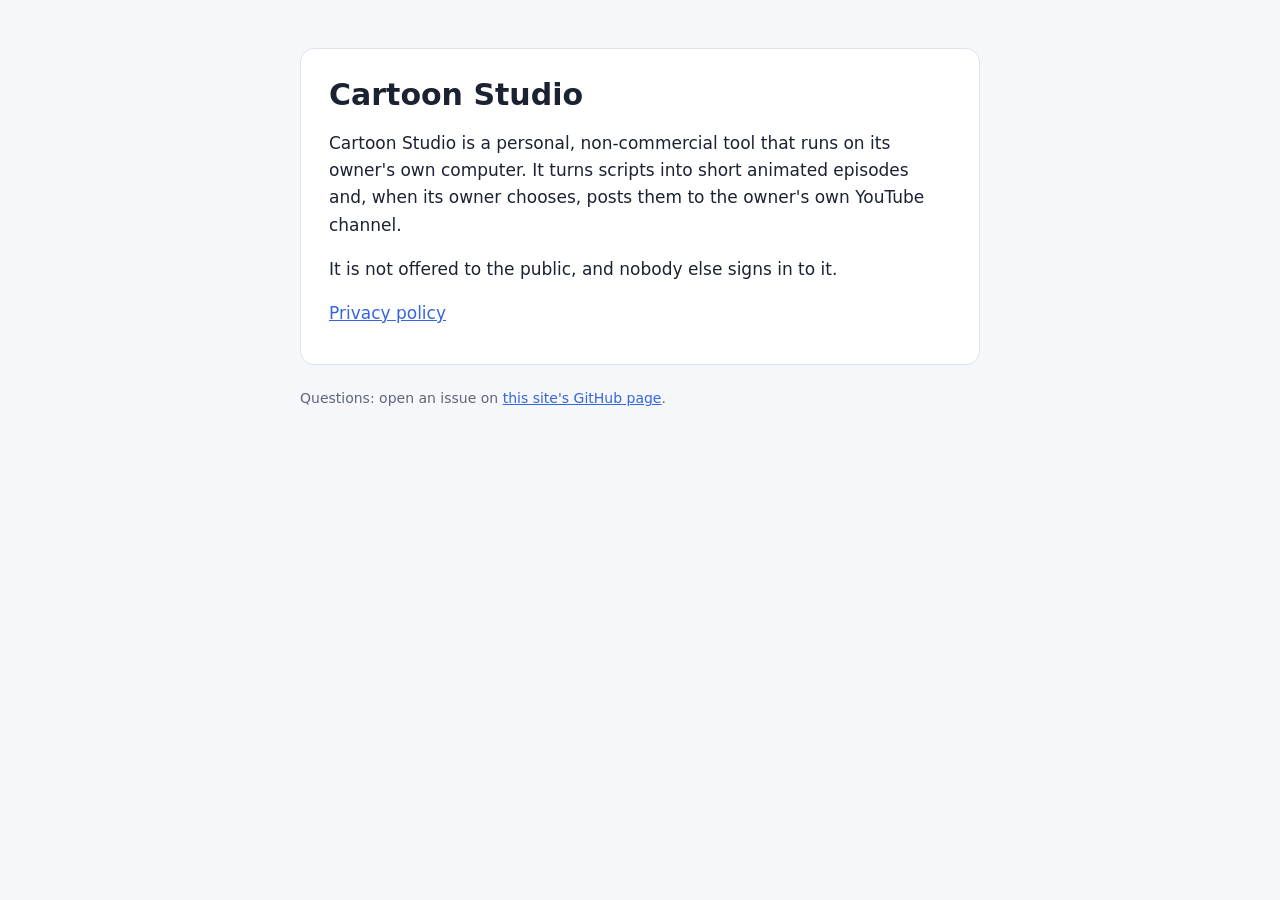
<file: index.html>
<!doctype html>
<html lang="en">
<head>
<meta charset="utf-8">
<meta name="viewport" content="width=device-width, initial-scale=1">
<title>Cartoon Studio</title>
<meta name="description" content="Cartoon Studio is a personal tool that makes animated episodes and posts them to its owner's own YouTube channel.">
<link rel="stylesheet" href="style.css">
</head>
<body>
<main>
  <div class="card">
    <h1>Cartoon Studio</h1>
    <p>Cartoon Studio is a personal, non-commercial tool that runs on its owner's own computer. It turns scripts into short animated episodes and, when its owner chooses, posts them to the owner's own YouTube channel.</p>
    <p>It is not offered to the public, and nobody else signs in to it.</p>
    <p><a href="privacy.html">Privacy policy</a></p>
  </div>
  <footer>Questions: open an issue on <a href="https://github.com/RayaanA/cartoon-studio-site/issues">this site's GitHub page</a>.</footer>
</main>
</body>
</html>
</file>
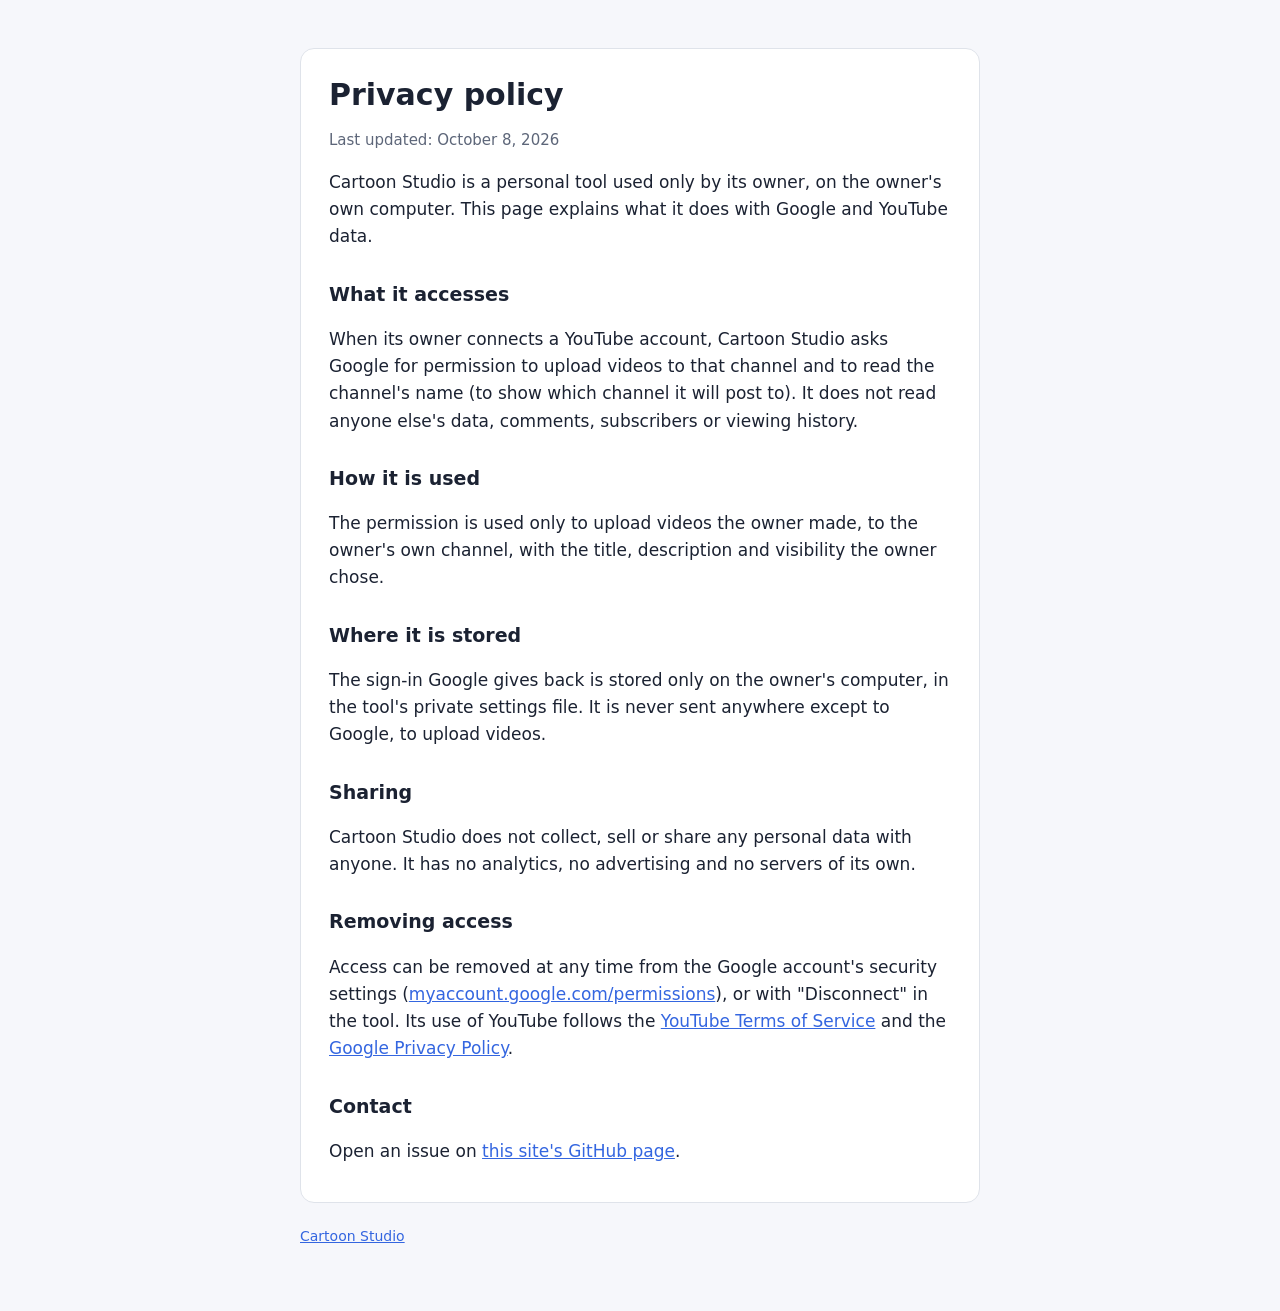
<file: privacy.html>
<!doctype html>
<html lang="en">
<head>
<meta charset="utf-8">
<meta name="viewport" content="width=device-width, initial-scale=1">
<title>Cartoon Studio privacy policy</title>
<meta name="description" content="How Cartoon Studio uses Google and YouTube data: only to upload its owner's videos to the owner's own channel.">
<link rel="stylesheet" href="style.css">
</head>
<body>
<main>
  <div class="card">
    <h1>Privacy policy</h1>
    <p class="muted">Last updated: October 8, 2026</p>
    <p>Cartoon Studio is a personal tool used only by its owner, on the owner's own computer. This page explains what it does with Google and YouTube data.</p>

    <h2>What it accesses</h2>
    <p>When its owner connects a YouTube account, Cartoon Studio asks Google for permission to upload videos to that channel and to read the channel's name (to show which channel it will post to). It does not read anyone else's data, comments, subscribers or viewing history.</p>

    <h2>How it is used</h2>
    <p>The permission is used only to upload videos the owner made, to the owner's own channel, with the title, description and visibility the owner chose.</p>

    <h2>Where it is stored</h2>
    <p>The sign-in Google gives back is stored only on the owner's computer, in the tool's private settings file. It is never sent anywhere except to Google, to upload videos.</p>

    <h2>Sharing</h2>
    <p>Cartoon Studio does not collect, sell or share any personal data with anyone. It has no analytics, no advertising and no servers of its own.</p>

    <h2>Removing access</h2>
    <p>Access can be removed at any time from the Google account's security settings (<a href="https://myaccount.google.com/permissions">myaccount.google.com/permissions</a>), or with "Disconnect" in the tool. Its use of YouTube follows the <a href="https://www.youtube.com/t/terms">YouTube Terms of Service</a> and the <a href="https://policies.google.com/privacy">Google Privacy Policy</a>.</p>

    <h2>Contact</h2>
    <p>Open an issue on <a href="https://github.com/RayaanA/cartoon-studio-site/issues">this site's GitHub page</a>.</p>
  </div>
  <footer><a href="index.html">Cartoon Studio</a></footer>
</main>
</body>
</html>
</file>
<file: style.css>
:root { color-scheme: light dark; --bg: #f6f7fb; --ink: #1b2232; --muted: #5d6679; --card: #ffffff; --rule: #dfe3ea; }
@media (prefers-color-scheme: dark) { :root { --bg: #14171f; --ink: #e8ebf2; --muted: #a3abbd; --card: #1d212c; --rule: #2c3240; } }
body { margin: 0; background: var(--bg); color: var(--ink); font: 17px/1.6 system-ui, -apple-system, "Segoe UI", sans-serif; }
main { max-width: 680px; margin: 0 auto; padding: 48px 16px 64px; }
.card { background: var(--card); border: 1px solid var(--rule); border-radius: 14px; padding: 28px 28px 20px; }
h1 { font-size: 30px; line-height: 1.2; margin: 0 0 12px; }
h2 { font-size: 19px; margin: 28px 0 6px; }
p, li { color: var(--ink); } .muted { color: var(--muted); font-size: 15px; }
a { color: #3466e0; } footer { margin-top: 22px; font-size: 14px; color: var(--muted); }
</file>
